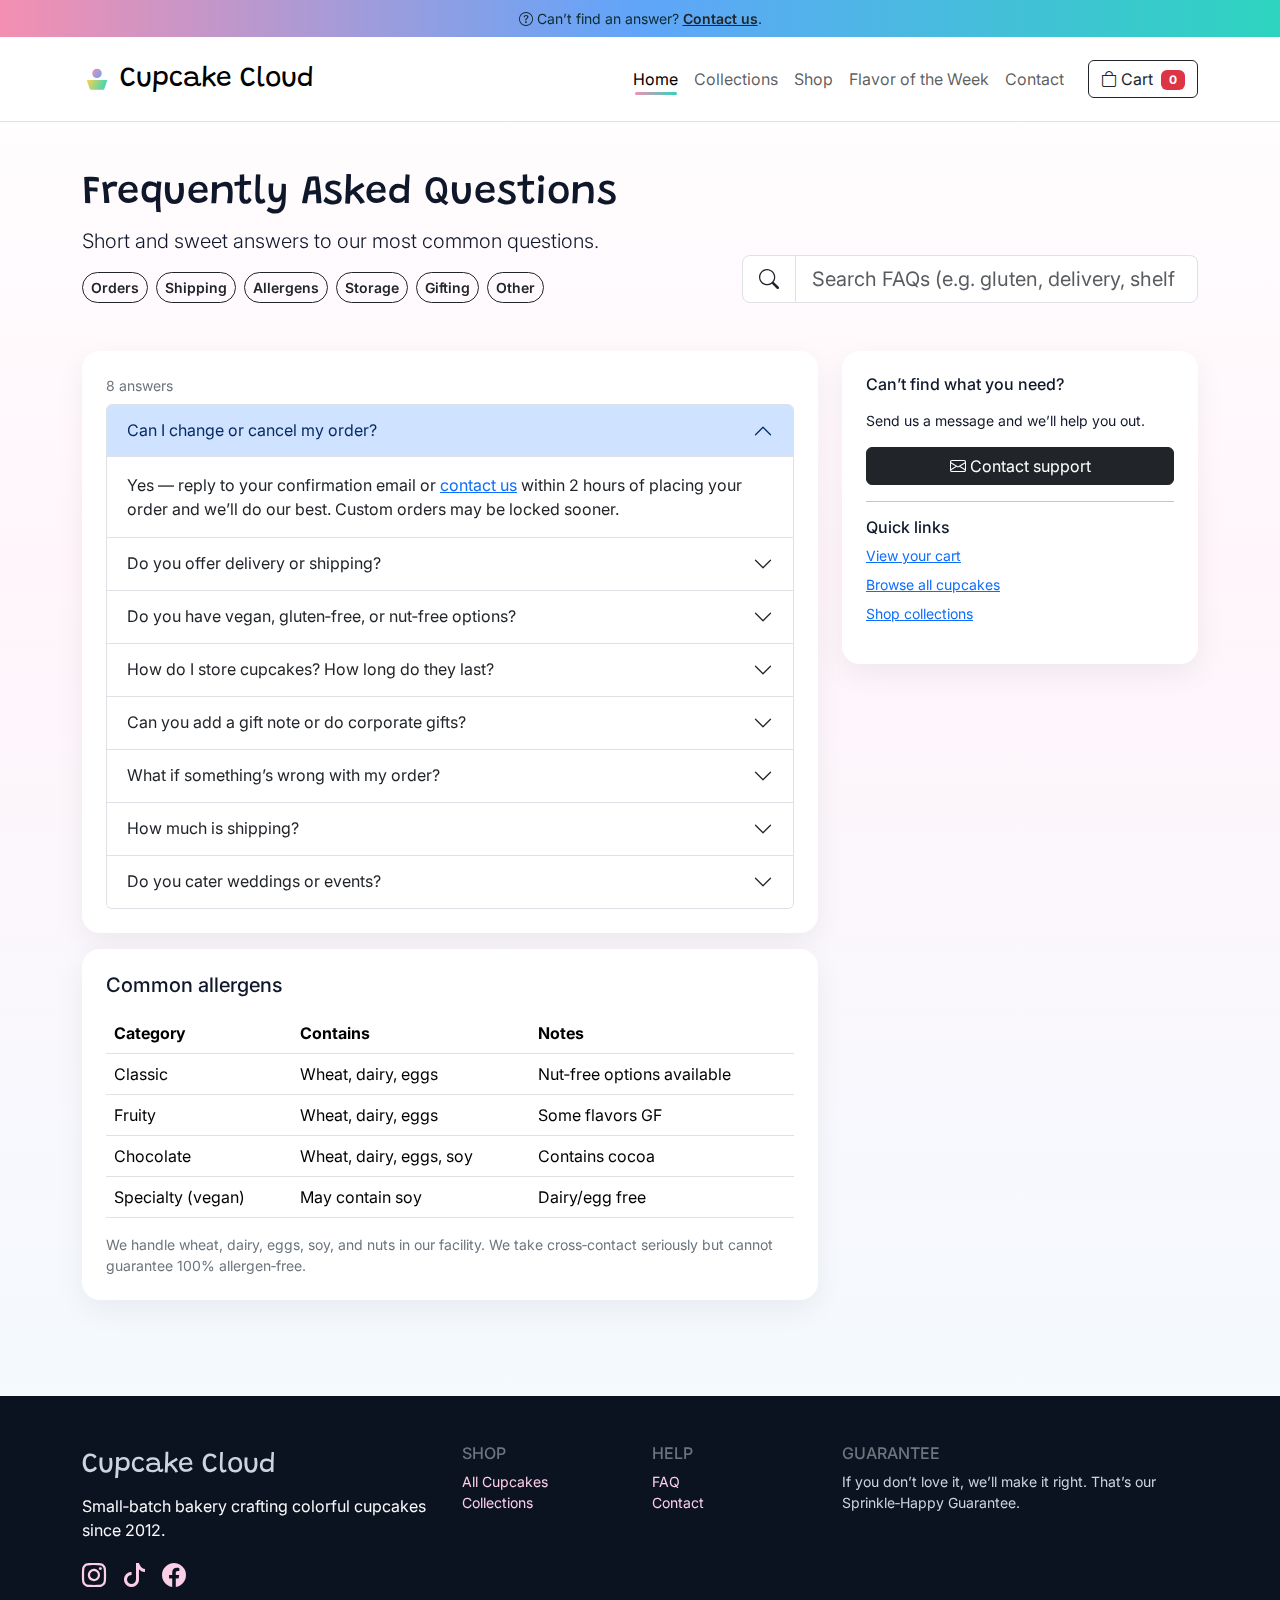
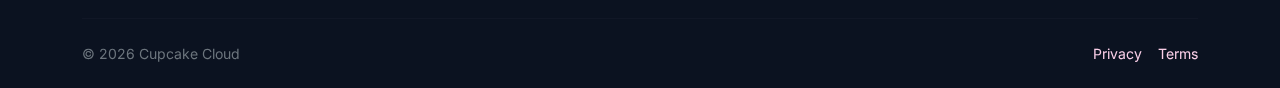
<file: cupcake-shopify-theme/faq.html>
<!doctype html>
<html lang="en">
  <head>
    <meta charset="utf-8" />
    <meta name="viewport" content="width=device-width, initial-scale=1" />
    <title>Cupcake Cloud — FAQ</title>
    <link
      href="https://cdn.jsdelivr.net/npm/bootstrap@5.3.3/dist/css/bootstrap.min.css"
      rel="stylesheet"
    />
    <link
      href="https://cdn.jsdelivr.net/npm/bootstrap-icons@1.11.3/font/bootstrap-icons.css"
      rel="stylesheet"
    />
    <link rel="preconnect" href="https://fonts.googleapis.com" />
    <link rel="preconnect" href="https://fonts.gstatic.com" crossorigin />
    <link
      href="https://fonts.googleapis.com/css2?family=Grandstander:wght@500;700;900&family=Inter:wght@400;600;800&display=swap"
      rel="stylesheet"
    />
    <style>
      :root {
        --grape: #7e57c2;
        --bubble: #f48fb1;
        --mint: #2dd4bf;
        --lemon: #fcd34d;
        --sky: #60a5fa;
        --ink: #0f172a;
        --cream: #fffaf6;
      }
      body {
        background: linear-gradient(180deg, #fff 0%, #fff5fb 35%, #f0fbff 100%);
        color: var(--ink);
        font-family:
          Inter,
          system-ui,
          -apple-system,
          Segoe UI,
          Roboto,
          Helvetica,
          Arial,
          sans-serif;
      }
      .brand {
        font-family: Grandstander, system-ui, sans-serif;
      }
      .navbar {
        backdrop-filter: saturate(130%) blur(6px);
      }
      .nav-link {
        position: relative;
      }
      .nav-link:after {
        content: "";
        position: absolute;
        left: 0.6rem;
        right: 0.6rem;
        bottom: 0.25rem;
        height: 3px;
        background: linear-gradient(90deg, var(--bubble), var(--mint));
        border-radius: 99px;
        transform: scaleX(0);
        transform-origin: left;
        transition: transform 0.25s ease;
      }
      .nav-link:hover:after,
      .nav-link.active:after {
        transform: scaleX(1);
      }

      .promo {
        background: linear-gradient(
          90deg,
          var(--bubble),
          var(--sky),
          var(--mint)
        );
        color: #0b2a2d;
      }
      .cardy {
        border: 0;
        border-radius: 18px;
        background: #fff;
        box-shadow: 0 10px 30px rgba(0, 0, 0, 0.06);
      }
      .pill {
        border-radius: 999px;
        font-weight: 600;
      }
      .list-check li {
        margin-bottom: 0.5rem;
      }

      .footer {
        background: #0b1220;
        color: #cbd5e1;
      }
      .footer a {
        color: #fbcfe8;
        text-decoration: none;
      }
      .footer a:hover {
        text-decoration: underline;
      }
    </style>
  </head>
  <body>
    <!-- Promo -->
    <div class="promo py-2 text-center small">
      <div class="container">
        <i class="bi bi-question-circle"></i> Can’t find an answer?
        <a class="link-dark fw-semibold" href="/contact.html">Contact us</a>.
      </div>
    </div>

    <!-- NAVBAR -->
    <nav class="navbar navbar-expand-lg bg-white sticky-top border-bottom py-3">
      <div class="container">
        <a
          class="navbar-brand brand d-flex align-items-center"
          href="index.html"
        >
          <span class="me-2" aria-hidden="true">
            <svg
              width="30"
              height="30"
              viewBox="0 0 64 64"
              fill="none"
              xmlns="http://www.w3.org/2000/svg"
            >
              <circle cx="32" cy="20" r="10" fill="url(#g1)" />
              <path
                d="M10 34h44l-6 18a4 4 0 0 1-3.8 2.7H19.8A4 4 0 0 1 16 52l-6-18Z"
                fill="url(#g2)"
              />
              <defs>
                <linearGradient
                  id="g1"
                  x1="22"
                  y1="10"
                  x2="42"
                  y2="30"
                  gradientUnits="userSpaceOnUse"
                >
                  <stop stop-color="#F48FB1" />
                  <stop offset="1" stop-color="#60A5FA" />
                </linearGradient>
                <linearGradient
                  id="g2"
                  x1="10"
                  y1="34"
                  x2="54"
                  y2="52"
                  gradientUnits="userSpaceOnUse"
                >
                  <stop stop-color="#FCD34D" />
                  <stop offset="1" stop-color="#2DD4BF" />
                </linearGradient>
              </defs>
            </svg>
          </span>
          <span class="fs-3">Cupcake Cloud</span>
        </a>
        <button
          class="navbar-toggler"
          type="button"
          data-bs-toggle="collapse"
          data-bs-target="#nav"
          aria-controls="nav"
          aria-expanded="false"
          aria-label="Toggle navigation"
        >
          <span class="navbar-toggler-icon"></span>
        </button>
        <div class="collapse navbar-collapse" id="nav">
          <ul class="navbar-nav ms-auto mb-2 mb-lg-0">
            <li class="nav-item">
              <a class="nav-link active" href="index.html">Home</a>
            </li>
            <li class="nav-item">
              <a class="nav-link" href="collections.html">Collections</a>
            </li>
            <li class="nav-item">
              <a class="nav-link" href="all-products.html">Shop</a>
            </li>
            <li class="nav-item">
              <a
                class="nav-link"
                href="#"
                data-bs-toggle="modal"
                data-bs-target="#flavorModal"
              >
                Flavor of the Week
              </a>
            </li>
            <li class="nav-item">
              <a class="nav-link" href="contact.html">Contact</a>
            </li>
          </ul>
          <div class="d-flex ms-lg-3 gap-2">
            <a href="cart.html" class="btn btn-outline-dark">
              <i class="bi bi-bag"></i> Cart
              <span class="badge text-bg-danger ms-1" id="cartCount">0</span>
            </a>
          </div>
        </div>
      </div>
    </nav>

    <!-- Header -->
    <header class="py-5">
      <div class="container">
        <div class="row g-3 align-items-end">
          <div class="col-lg-7">
            <h1 class="brand fw-black mb-2">Frequently Asked Questions</h1>
            <p class="lead">
              Short and sweet answers to our most common questions.
            </p>
            <div class="d-flex flex-wrap gap-2 mt-2">
              <button
                class="btn btn-outline-dark btn-sm pill cat"
                data-cat="orders"
              >
                Orders
              </button>
              <button
                class="btn btn-outline-dark btn-sm pill cat"
                data-cat="shipping"
              >
                Shipping
              </button>
              <button
                class="btn btn-outline-dark btn-sm pill cat"
                data-cat="allergens"
              >
                Allergens
              </button>
              <button
                class="btn btn-outline-dark btn-sm pill cat"
                data-cat="storage"
              >
                Storage
              </button>
              <button
                class="btn btn-outline-dark btn-sm pill cat"
                data-cat="gifting"
              >
                Gifting
              </button>
              <button
                class="btn btn-outline-dark btn-sm pill cat"
                data-cat="other"
              >
                Other
              </button>
            </div>
          </div>
          <div class="col-lg-5">
            <div class="input-group input-group-lg">
              <span class="input-group-text bg-white"
                ><i class="bi bi-search"></i
              ></span>
              <input
                class="form-control"
                id="search"
                placeholder="Search FAQs (e.g. gluten, delivery, shelf life)"
              />
            </div>
          </div>
        </div>
      </div>
    </header>

    <!-- FAQ -->
    <main class="pb-5">
      <div class="container">
        <div class="row g-4">
          <div class="col-lg-8">
            <div class="cardy p-3 p-md-4">
              <div class="small text-secondary mb-2">
                <span id="count">0</span> answers
              </div>
              <div class="accordion" id="faq">
                <!-- Item template blocks -->
                <div
                  class="accordion-item"
                  data-cat="orders"
                  data-tags="order change cancel edit"
                >
                  <h2 class="accordion-header" id="q1">
                    <button
                      class="accordion-button"
                      type="button"
                      data-bs-toggle="collapse"
                      data-bs-target="#a1"
                      aria-expanded="true"
                      aria-controls="a1"
                    >
                      Can I change or cancel my order?
                    </button>
                  </h2>
                  <div
                    id="a1"
                    class="accordion-collapse collapse show"
                    aria-labelledby="q1"
                    data-bs-parent="#faq"
                  >
                    <div class="accordion-body">
                      Yes — reply to your confirmation email or
                      <a href="/contact.html">contact us</a>
                      within 2 hours of placing your order and we’ll do our
                      best. Custom orders may be locked sooner.
                    </div>
                  </div>
                </div>

                <div
                  class="accordion-item"
                  data-cat="shipping"
                  data-tags="shipping delivery time window schedule local pickup"
                >
                  <h2 class="accordion-header" id="q2">
                    <button
                      class="accordion-button collapsed"
                      type="button"
                      data-bs-toggle="collapse"
                      data-bs-target="#a2"
                      aria-expanded="false"
                      aria-controls="a2"
                    >
                      Do you offer delivery or shipping?
                    </button>
                  </h2>
                  <div
                    id="a2"
                    class="accordion-collapse collapse"
                    aria-labelledby="q2"
                    data-bs-parent="#faq"
                  >
                    <div class="accordion-body">
                      We offer <strong>pickup</strong> at our shops,
                      <strong>local delivery</strong> in Sweet City, and
                      <strong>shipping</strong> to most US states. Delivery
                      windows appear at checkout based on your address.
                    </div>
                  </div>
                </div>

                <div
                  class="accordion-item"
                  data-cat="allergens"
                  data-tags="vegan gluten free nut allergy sesame dairy"
                >
                  <h2 class="accordion-header" id="q3">
                    <button
                      class="accordion-button collapsed"
                      type="button"
                      data-bs-toggle="collapse"
                      data-bs-target="#a3"
                      aria-expanded="false"
                      aria-controls="a3"
                    >
                      Do you have vegan, gluten‑free, or nut‑free options?
                    </button>
                  </h2>
                  <div
                    id="a3"
                    class="accordion-collapse collapse"
                    aria-labelledby="q3"
                    data-bs-parent="#faq"
                  >
                    <div class="accordion-body">
                      Yes! Look for badges on product cards. We take
                      cross‑contact seriously, but our bakery handles wheat,
                      dairy, eggs, soy, and nuts. Check the
                      <a href="#allergen-table">allergen table</a>
                      below and
                      <a href="/contact.html">reach out</a>
                      with any concerns.
                    </div>
                  </div>
                </div>

                <div
                  class="accordion-item"
                  data-cat="storage"
                  data-tags="storage shelf life freeze refrigerate warm serve"
                >
                  <h2 class="accordion-header" id="q4">
                    <button
                      class="accordion-button collapsed"
                      type="button"
                      data-bs-toggle="collapse"
                      data-bs-target="#a4"
                      aria-expanded="false"
                      aria-controls="a4"
                    >
                      How do I store cupcakes? How long do they last?
                    </button>
                  </h2>
                  <div
                    id="a4"
                    class="accordion-collapse collapse"
                    aria-labelledby="q4"
                    data-bs-parent="#faq"
                  >
                    <div class="accordion-body">
                      Best enjoyed same day. Otherwise, keep airtight at room
                      temp for 1–2 days. To freeze, wrap individually and freeze
                      up to 1 month; thaw 1 hour at room temp.
                    </div>
                  </div>
                </div>

                <div
                  class="accordion-item"
                  data-cat="gifting"
                  data-tags="gift note wrap message corporate bulk"
                >
                  <h2 class="accordion-header" id="q5">
                    <button
                      class="accordion-button collapsed"
                      type="button"
                      data-bs-toggle="collapse"
                      data-bs-target="#a5"
                      aria-expanded="false"
                      aria-controls="a5"
                    >
                      Can you add a gift note or do corporate gifts?
                    </button>
                  </h2>
                  <div
                    id="a5"
                    class="accordion-collapse collapse"
                    aria-labelledby="q5"
                    data-bs-parent="#faq"
                  >
                    <div class="accordion-body">
                      Absolutely! Add a gift note in cart/checkout. For bulk
                      gifting,
                      <a href="/contact.html">contact us</a>
                      — we’ll coordinate flavors, schedule, and addresses.
                    </div>
                  </div>
                </div>

                <div
                  class="accordion-item"
                  data-cat="orders"
                  data-tags="refund replace guarantee quality issue"
                >
                  <h2 class="accordion-header" id="q6">
                    <button
                      class="accordion-button collapsed"
                      type="button"
                      data-bs-toggle="collapse"
                      data-bs-target="#a6"
                      aria-expanded="false"
                      aria-controls="a6"
                    >
                      What if something’s wrong with my order?
                    </button>
                  </h2>
                  <div
                    id="a6"
                    class="accordion-collapse collapse"
                    aria-labelledby="q6"
                    data-bs-parent="#faq"
                  >
                    <div class="accordion-body">
                      We stand by our
                      <strong>Sprinkle‑Happy Guarantee</strong>. If you don’t
                      love it, we’ll make it right — replacements or refunds
                      when appropriate.
                    </div>
                  </div>
                </div>

                <div
                  class="accordion-item"
                  data-cat="shipping"
                  data-tags="fees free shipping threshold cost"
                >
                  <h2 class="accordion-header" id="q7">
                    <button
                      class="accordion-button collapsed"
                      type="button"
                      data-bs-toggle="collapse"
                      data-bs-target="#a7"
                      aria-expanded="false"
                      aria-controls="a7"
                    >
                      How much is shipping?
                    </button>
                  </h2>
                  <div
                    id="a7"
                    class="accordion-collapse collapse"
                    aria-labelledby="q7"
                    data-bs-parent="#faq"
                  >
                    <div class="accordion-body">
                      Local delivery starts at $4.95. Standard shipping is
                      $9.95. Orders
                      <strong>$35+</strong> ship free where available.
                    </div>
                  </div>
                </div>

                <div
                  class="accordion-item"
                  data-cat="other"
                  data-tags="catering wedding events custom tasting"
                >
                  <h2 class="accordion-header" id="q8">
                    <button
                      class="accordion-button collapsed"
                      type="button"
                      data-bs-toggle="collapse"
                      data-bs-target="#a8"
                      aria-expanded="false"
                      aria-controls="a8"
                    >
                      Do you cater weddings or events?
                    </button>
                  </h2>
                  <div
                    id="a8"
                    class="accordion-collapse collapse"
                    aria-labelledby="q8"
                    data-bs-parent="#faq"
                  >
                    <div class="accordion-body">
                      We do! From mini assortments to custom towers. Send
                      details (date, guest count, vibe) via our
                      <a href="/contact.html">contact form</a>
                      and our events team will reply.
                    </div>
                  </div>
                </div>
              </div>
            </div>

            <!-- Allergen table -->
            <div class="cardy p-3 p-md-4 mt-3" id="allergen-table">
              <h5 class="mb-3">Common allergens</h5>
              <div class="table-responsive">
                <table class="table align-middle">
                  <thead>
                    <tr>
                      <th>Category</th>
                      <th>Contains</th>
                      <th>Notes</th>
                    </tr>
                  </thead>
                  <tbody>
                    <tr>
                      <td>Classic</td>
                      <td>Wheat, dairy, eggs</td>
                      <td>Nut‑free options available</td>
                    </tr>
                    <tr>
                      <td>Fruity</td>
                      <td>Wheat, dairy, eggs</td>
                      <td>Some flavors GF</td>
                    </tr>
                    <tr>
                      <td>Chocolate</td>
                      <td>Wheat, dairy, eggs, soy</td>
                      <td>Contains cocoa</td>
                    </tr>
                    <tr>
                      <td>Specialty (vegan)</td>
                      <td>May contain soy</td>
                      <td>Dairy/egg free</td>
                    </tr>
                  </tbody>
                </table>
              </div>
              <p class="small text-secondary mb-0">
                We handle wheat, dairy, eggs, soy, and nuts in our facility. We
                take cross‑contact seriously but cannot guarantee 100%
                allergen‑free.
              </p>
            </div>
          </div>

          <div class="col-lg-4">
            <aside class="cardy p-3 p-md-4">
              <h6 class="mb-3">Can’t find what you need?</h6>
              <p class="small">Send us a message and we’ll help you out.</p>
              <a class="btn btn-dark w-100" href="/contact.html"
                ><i class="bi bi-envelope"></i> Contact support</a
              >
              <hr />
              <h6 class="mb-2">Quick links</h6>
              <ul class="list-unstyled small list-check">
                <li><a href="cart.html">View your cart</a></li>
                <li>
                  <a href="all-products.html">Browse all cupcakes</a>
                </li>
                <li>
                  <a href="collections.html">Shop collections</a>
                </li>
              </ul>
            </aside>
          </div>
        </div>
      </div>
    </main>

    <!-- Footer -->
    <footer class="footer pt-5 pb-4 mt-5">
      <div class="container">
        <div class="row g-4">
          <div class="col-md-4">
            <div class="brand fs-3 mb-2">Cupcake Cloud</div>
            <p class="text-light">
              Small‑batch bakery crafting colorful cupcakes since 2012.
            </p>
            <div class="d-flex gap-3">
              <a href="#" aria-label="Instagram"
                ><i class="bi bi-instagram fs-4"></i
              ></a>
              <a href="#" aria-label="TikTok"
                ><i class="bi bi-tiktok fs-4"></i
              ></a>
              <a href="#" aria-label="Facebook"
                ><i class="bi bi-facebook fs-4"></i
              ></a>
            </div>
          </div>
          <div class="col-6 col-md-2">
            <h6 class="text-uppercase text-secondary">Shop</h6>
            <ul class="list-unstyled small">
              <li>
                <a href="all-products.html">All Cupcakes</a>
              </li>
              <li><a href="collections.html">Collections</a></li>
            </ul>
          </div>
          <div class="col-6 col-md-2">
            <h6 class="text-uppercase text-secondary">Help</h6>
            <ul class="list-unstyled small">
              <li><a href="faq.html">FAQ</a></li>
              <li><a href="contact.html">Contact</a></li>
            </ul>
          </div>
          <div class="col-md-4">
            <h6 class="text-uppercase text-secondary">Guarantee</h6>
            <p class="small">
              If you don’t love it, we’ll make it right. That’s our
              Sprinkle‑Happy Guarantee.
            </p>
          </div>
        </div>
        <hr class="border-secondary border-opacity-25 my-4" />
        <div
          class="d-flex flex-wrap justify-content-between small text-secondary"
        >
          <span>© <span id="year"></span> Cupcake Cloud</span>
          <div class="d-flex gap-3">
            <a href="privacy.html">Privacy</a>
            <a href="terms.html">Terms</a>
          </div>
        </div>
      </div>
    </footer>

    <script src="https://cdn.jsdelivr.net/npm/bootstrap@5.3.3/dist/js/bootstrap.bundle.min.js"></script>
    <script>
      document.getElementById("year").textContent = new Date().getFullYear();

      const search = document.getElementById("search");
      const items = [...document.querySelectorAll("#faq .accordion-item")];
      const count = document.getElementById("count");
      const cats = document.querySelectorAll(".cat");
      let currentCat = "";

      cats.forEach((btn) =>
        btn.addEventListener("click", () => {
          cats.forEach((b) => b.classList.remove("btn-dark"));
          btn.classList.add("btn-dark");
          currentCat = btn.dataset.cat;
          applyFilters(true);
        }),
      );

      search.addEventListener("input", () => applyFilters());

      function applyFilters(scroll) {
        const q = search.value.trim().toLowerCase();
        let visible = 0;
        items.forEach((it) => {
          const catOk = !currentCat || it.dataset.cat === currentCat;
          const text =
            (it.textContent || "").toLowerCase() +
            " " +
            (it.dataset.tags || "");
          const show = catOk && (!q || text.includes(q));
          it.classList.toggle("d-none", !show);
          if (show) visible++;
        });
        count.textContent = visible;
        if (scroll)
          document
            .getElementById("faq")
            .scrollIntoView({ behavior: "smooth", block: "start" });
      }

      // default select first category on load (optional)
      // document.querySelector('.cat[data-cat="orders"]').click();
      applyFilters();
    </script>
  </body>
</html>
</file>
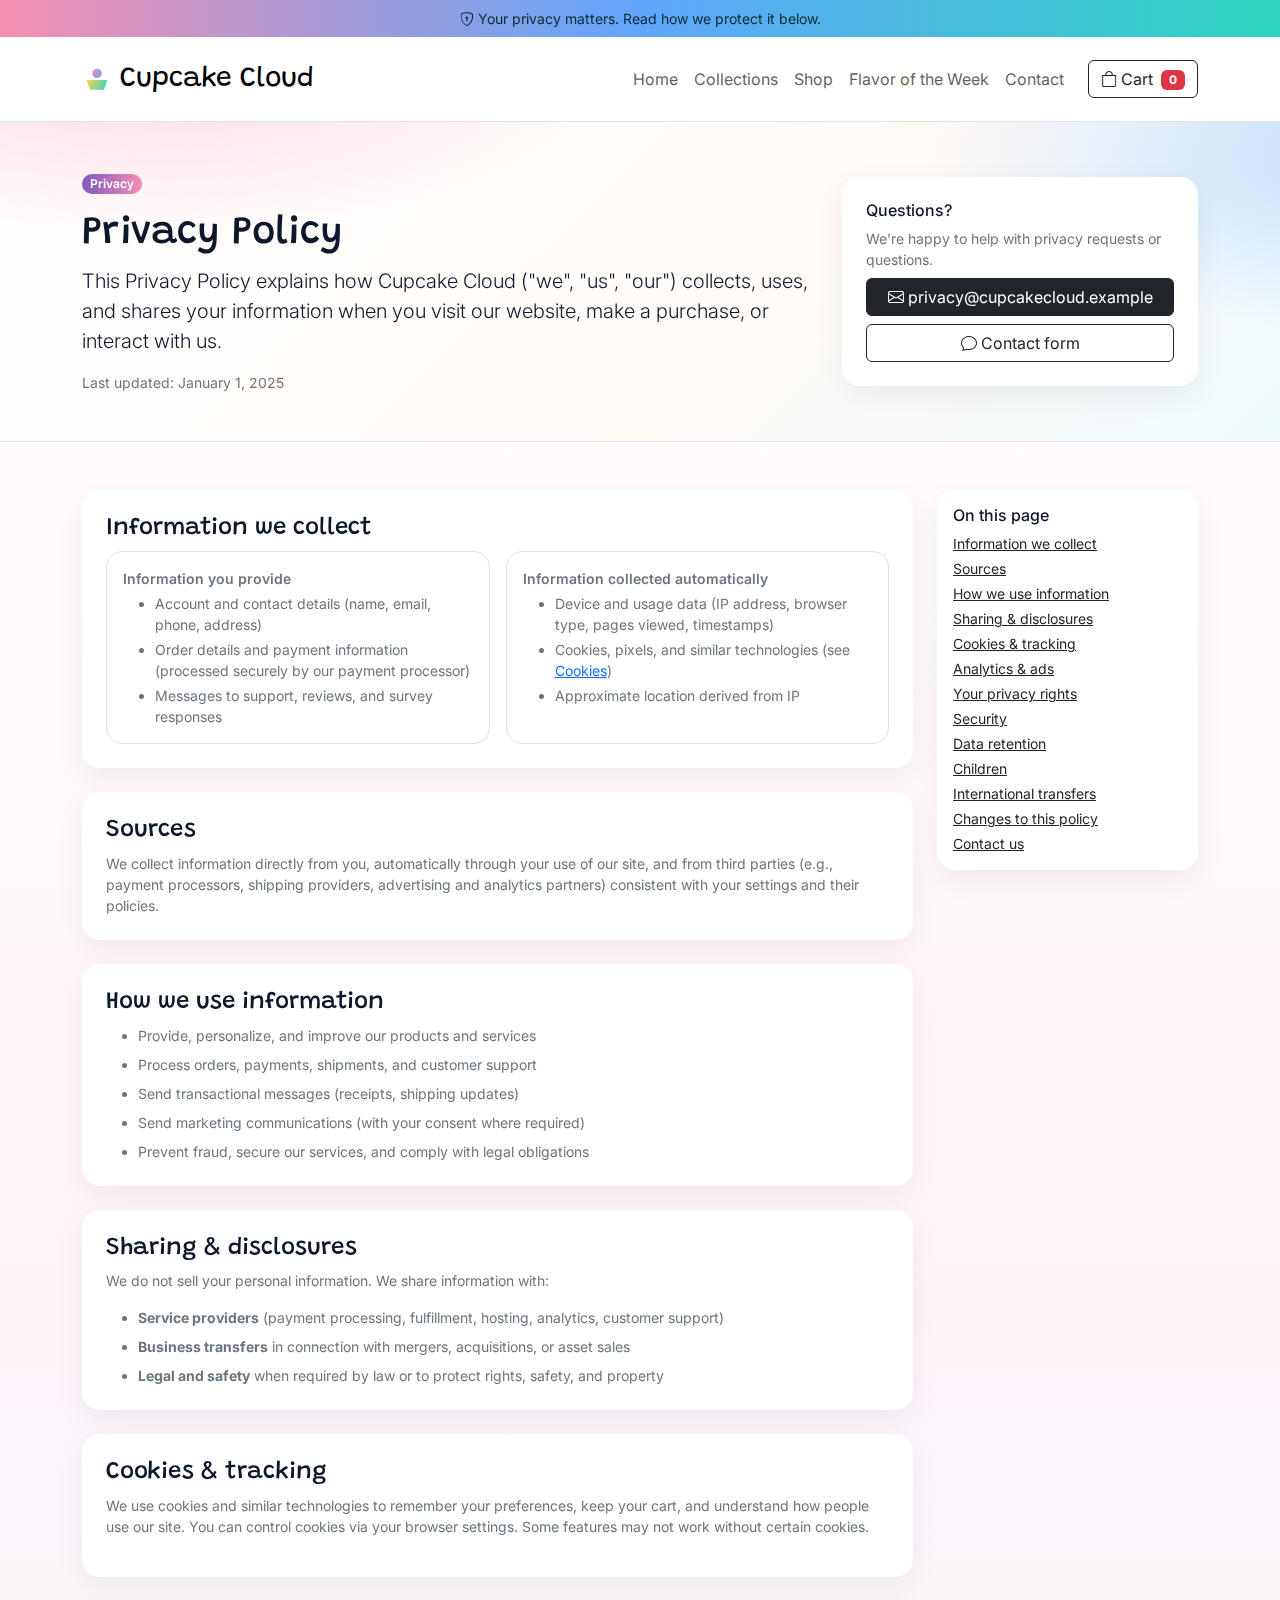
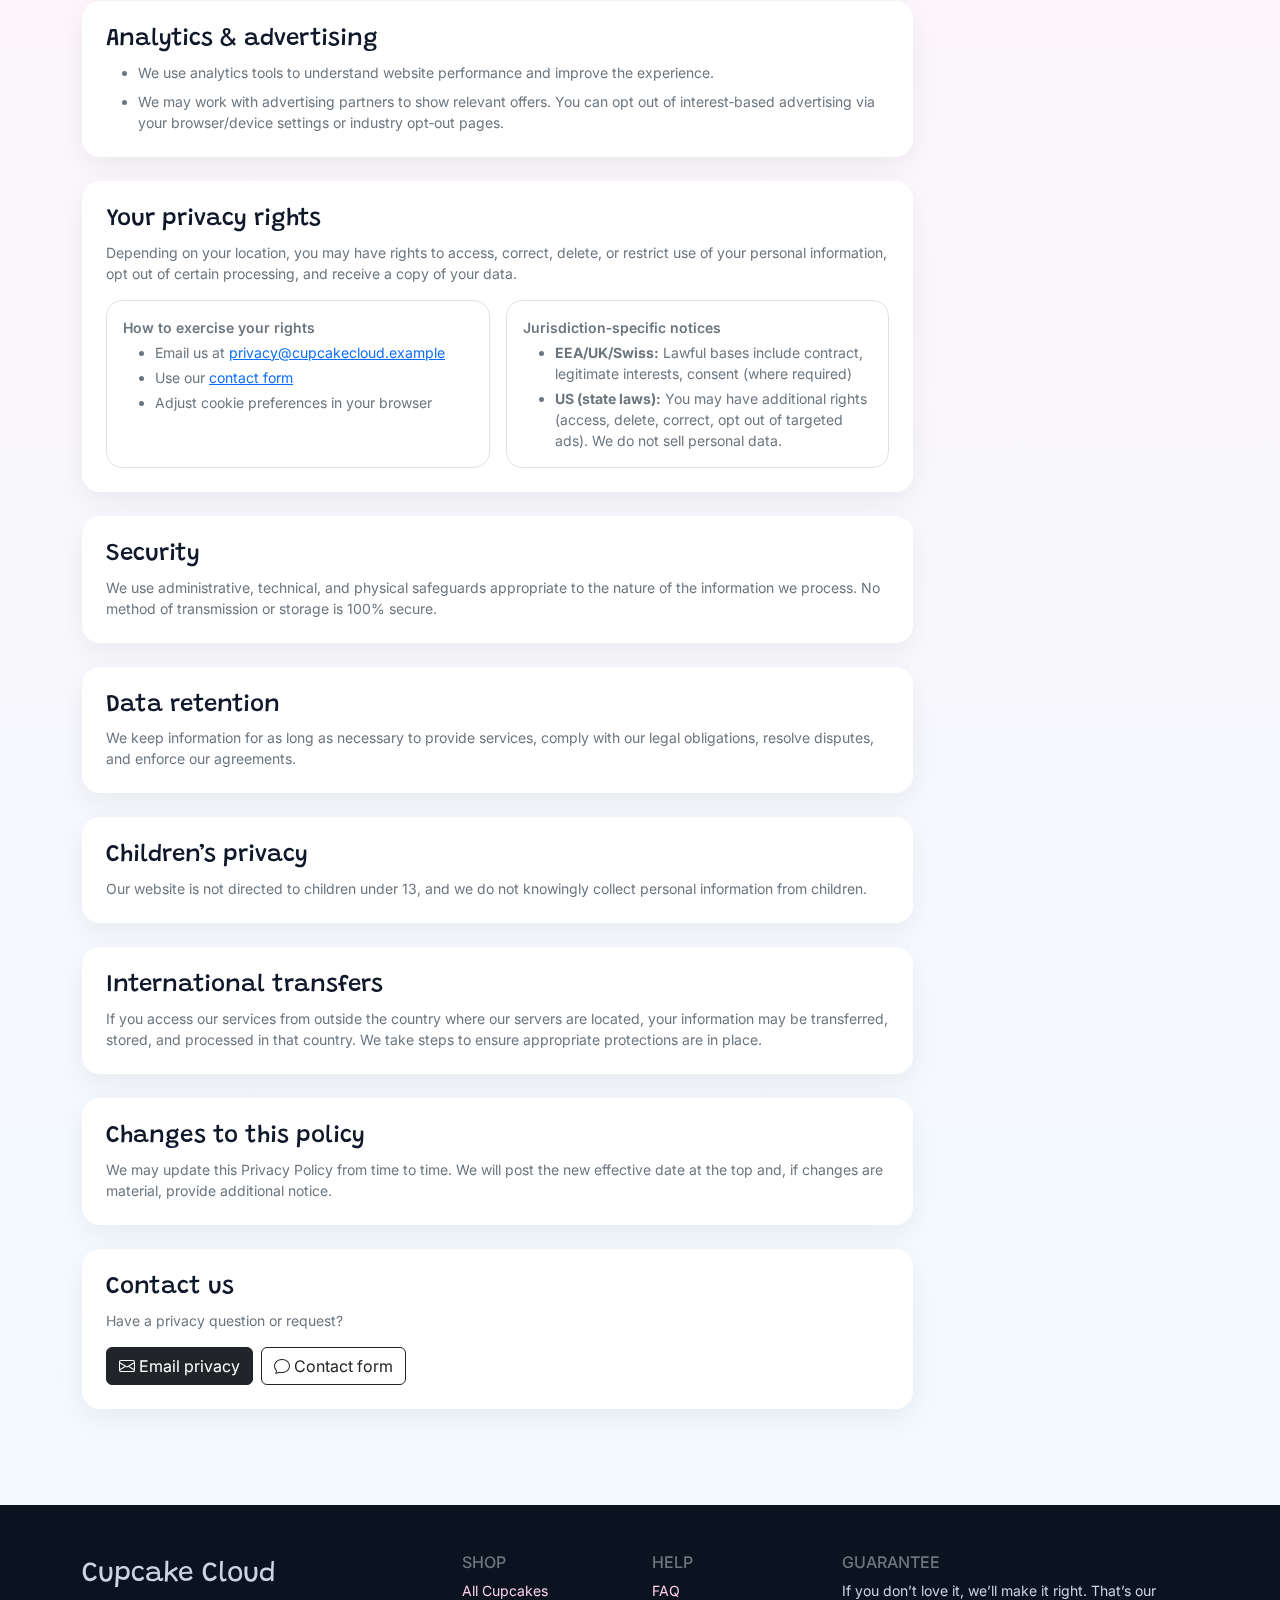
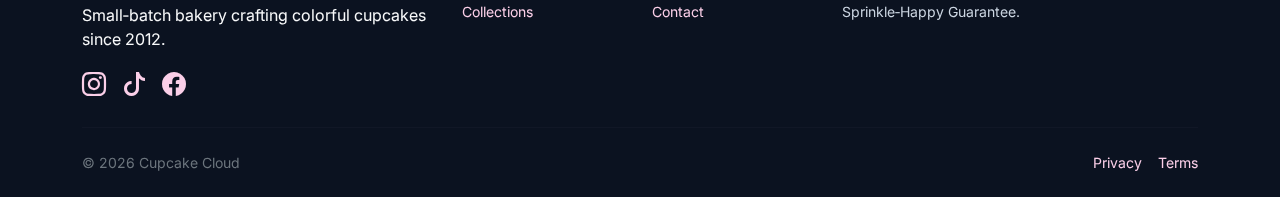
<file: cupcake-shopify-theme/privacy.html>
<!doctype html>
<html lang="en">
  <head>
    <meta charset="utf-8" />
    <meta name="viewport" content="width=device-width, initial-scale=1" />
    <title>Cupcake Cloud — Privacy Policy</title>
    <link
      href="https://cdn.jsdelivr.net/npm/bootstrap@5.3.3/dist/css/bootstrap.min.css"
      rel="stylesheet"
    />
    <link
      href="https://cdn.jsdelivr.net/npm/bootstrap-icons@1.11.3/font/bootstrap-icons.css"
      rel="stylesheet"
    />
    <link rel="preconnect" href="https://fonts.googleapis.com" />
    <link rel="preconnect" href="https://fonts.gstatic.com" crossorigin />
    <link
      href="https://fonts.googleapis.com/css2?family=Grandstander:wght@500;700;900&family=Inter:wght@400;600;800&display=swap"
      rel="stylesheet"
    />
    <style>
      :root {
        --grape: #7e57c2;
        --bubble: #f48fb1;
        --mint: #2dd4bf;
        --lemon: #fcd34d;
        --sky: #60a5fa;
        --ink: #0f172a;
        --cream: #fffaf6;
      }
      body {
        background: linear-gradient(180deg, #fff 0%, #fff5fb 35%, #f0fbff 100%);
        color: var(--ink);
        font-family:
          Inter,
          system-ui,
          -apple-system,
          Segoe UI,
          Roboto,
          Helvetica,
          Arial,
          sans-serif;
      }
      .brand {
        font-family: Grandstander, system-ui, sans-serif;
      }
      .navbar {
        backdrop-filter: saturate(130%) blur(6px);
      }
      .nav-link {
        position: relative;
      }
      .nav-link:after {
        content: "";
        position: absolute;
        left: 0.6rem;
        right: 0.6rem;
        bottom: 0.25rem;
        height: 3px;
        background: linear-gradient(90deg, var(--bubble), var(--mint));
        border-radius: 99px;
        transform: scaleX(0);
        transform-origin: left;
        transition: transform 0.25s ease;
      }
      .nav-link:hover:after,
      .nav-link.active:after {
        transform: scaleX(1);
      }

      .promo {
        background: linear-gradient(
          90deg,
          var(--bubble),
          var(--sky),
          var(--mint)
        );
        color: #0b2a2d;
      }
      .hero {
        background:
          radial-gradient(
            800px 300px at 10% -20%,
            rgba(244, 143, 177, 0.35) 0,
            transparent 60%
          ),
          radial-gradient(
            800px 300px at 110% 10%,
            rgba(96, 165, 250, 0.35) 0,
            transparent 60%
          ),
          linear-gradient(135deg, #fff 0%, #fffaf6 60%, #f0fbff 100%);
      }
      .cardy {
        border: 0;
        border-radius: 18px;
        background: #fff;
        box-shadow: 0 10px 30px rgba(0, 0, 0, 0.06);
      }
      .pill {
        border-radius: 999px;
        font-weight: 600;
      }
      .toc {
        position: sticky;
        top: 88px;
      }

      .footer {
        background: #0b1220;
        color: #cbd5e1;
      }
      .footer a {
        color: #fbcfe8;
        text-decoration: none;
      }
      .footer a:hover {
        text-decoration: underline;
      }
    </style>
  </head>
  <body>
    <!-- Promo -->
    <div class="promo py-2 text-center small">
      <div class="container">
        <i class="bi bi-shield-lock"></i> Your privacy matters. Read how we
        protect it below.
      </div>
    </div>

    <!-- NAVBAR -->
    <nav class="navbar navbar-expand-lg bg-white sticky-top border-bottom py-3">
      <div class="container">
        <a
          class="navbar-brand brand d-flex align-items-center"
          href="index.html"
        >
          <span class="me-2" aria-hidden="true">
            <svg
              width="30"
              height="30"
              viewBox="0 0 64 64"
              fill="none"
              xmlns="http://www.w3.org/2000/svg"
            >
              <circle cx="32" cy="20" r="10" fill="url(#g1)" />
              <path
                d="M10 34h44l-6 18a4 4 0 0 1-3.8 2.7H19.8A4 4 0 0 1 16 52l-6-18Z"
                fill="url(#g2)"
              />
              <defs>
                <linearGradient
                  id="g1"
                  x1="22"
                  y1="10"
                  x2="42"
                  y2="30"
                  gradientUnits="userSpaceOnUse"
                >
                  <stop stop-color="#F48FB1" />
                  <stop offset="1" stop-color="#60A5FA" />
                </linearGradient>
                <linearGradient
                  id="g2"
                  x1="10"
                  y1="34"
                  x2="54"
                  y2="52"
                  gradientUnits="userSpaceOnUse"
                >
                  <stop stop-color="#FCD34D" />
                  <stop offset="1" stop-color="#2DD4BF" />
                </linearGradient>
              </defs>
            </svg>
          </span>
          <span class="fs-3">Cupcake Cloud</span>
        </a>
        <button
          class="navbar-toggler"
          type="button"
          data-bs-toggle="collapse"
          data-bs-target="#nav"
          aria-controls="nav"
          aria-expanded="false"
          aria-label="Toggle navigation"
        >
          <span class="navbar-toggler-icon"></span>
        </button>
        <div class="collapse navbar-collapse" id="nav">
          <ul class="navbar-nav ms-auto mb-2 mb-lg-0">
            <li class="nav-item">
              <a class="nav-link" href="index.html">Home</a>
            </li>
            <li class="nav-item">
              <a class="nav-link" href="collections.html">Collections</a>
            </li>
            <li class="nav-item">
              <a class="nav-link" href="all-products.html">Shop</a>
            </li>
            <li class="nav-item">
              <a
                class="nav-link"
                href="#"
                data-bs-toggle="modal"
                data-bs-target="#flavorModal"
              >
                Flavor of the Week
              </a>
            </li>
            <li class="nav-item">
              <a class="nav-link" href="contact.html">Contact</a>
            </li>
          </ul>
          <div class="d-flex ms-lg-3 gap-2">
            <a href="cart.html" class="btn btn-outline-dark">
              <i class="bi bi-bag"></i> Cart
              <span class="badge text-bg-danger ms-1" id="cartCount">0</span>
            </a>
          </div>
        </div>
      </div>
    </nav>

    <!-- Header -->
    <header class="hero py-5 border-bottom">
      <div class="container">
        <div class="row g-4 align-items-center">
          <div class="col-lg-8">
            <span
              class="badge pill"
              style="
                background: linear-gradient(90deg, var(--grape), var(--bubble));
                color: #fff;
              "
              >Privacy</span
            >
            <h1 class="brand fw-black mt-3">Privacy Policy</h1>
            <p class="lead">
              This Privacy Policy explains how Cupcake Cloud ("we", "us", "our")
              collects, uses, and shares your information when you visit our
              website, make a purchase, or interact with us.
            </p>
            <div class="small text-secondary">
              Last updated:
              <time datetime="2025-01-01">January 1, 2025</time>
            </div>
          </div>
          <div class="col-lg-4">
            <div class="cardy p-3 p-md-4">
              <h6 class="mb-2">Questions?</h6>
              <p class="small text-secondary mb-2">
                We’re happy to help with privacy requests or questions.
              </p>
              <div class="d-grid gap-2">
                <a
                  class="btn btn-dark"
                  href="mailto:privacy@cupcakecloud.example"
                  ><i class="bi bi-envelope"></i>
                  privacy@cupcakecloud.example</a
                >
                <a class="btn btn-outline-dark" href="/contact.html"
                  ><i class="bi bi-chat"></i> Contact form</a
                >
              </div>
            </div>
          </div>
        </div>
      </div>
    </header>

    <main class="py-5">
      <div class="container">
        <div class="row g-4">
          <!-- TOC -->
          <aside class="col-lg-3 order-lg-2">
            <div class="cardy p-3 toc">
              <h6 class="mb-2">On this page</h6>
              <nav class="small vstack gap-1">
                <a class="link-dark" href="#collect">Information we collect</a>
                <a class="link-dark" href="#sources">Sources</a>
                <a class="link-dark" href="#use">How we use information</a>
                <a class="link-dark" href="#sharing">Sharing & disclosures</a>
                <a class="link-dark" href="#cookies">Cookies & tracking</a>
                <a class="link-dark" href="#ads">Analytics & ads</a>
                <a class="link-dark" href="#rights">Your privacy rights</a>
                <a class="link-dark" href="#security">Security</a>
                <a class="link-dark" href="#retention">Data retention</a>
                <a class="link-dark" href="#children">Children</a>
                <a class="link-dark" href="#transfers"
                  >International transfers</a
                >
                <a class="link-dark" href="#changes">Changes to this policy</a>
                <a class="link-dark" href="#contact">Contact us</a>
              </nav>
            </div>
          </aside>

          <!-- Content -->
          <section class="col-lg-9 order-lg-1">
            <div class="vstack gap-4">
              <div id="collect" class="cardy p-3 p-md-4">
                <h3 class="brand fw-black h4">Information we collect</h3>
                <div class="row g-3 small text-secondary">
                  <div class="col-md-6">
                    <div class="p-3 border rounded-4 h-100">
                      <div class="fw-semibold mb-1">
                        Information you provide
                      </div>
                      <ul class="mb-0 vstack gap-1">
                        <li>
                          Account and contact details (name, email, phone,
                          address)
                        </li>
                        <li>
                          Order details and payment information (processed
                          securely by our payment processor)
                        </li>
                        <li>
                          Messages to support, reviews, and survey responses
                        </li>
                      </ul>
                    </div>
                  </div>
                  <div class="col-md-6">
                    <div class="p-3 border rounded-4 h-100">
                      <div class="fw-semibold mb-1">
                        Information collected automatically
                      </div>
                      <ul class="mb-0 vstack gap-1">
                        <li>
                          Device and usage data (IP address, browser type, pages
                          viewed, timestamps)
                        </li>
                        <li>
                          Cookies, pixels, and similar technologies (see
                          <a href="#cookies">Cookies</a>)
                        </li>
                        <li>Approximate location derived from IP</li>
                      </ul>
                    </div>
                  </div>
                </div>
              </div>

              <div id="sources" class="cardy p-3 p-md-4">
                <h3 class="brand fw-black h4">Sources</h3>
                <p class="small text-secondary mb-0">
                  We collect information directly from you, automatically
                  through your use of our site, and from third parties (e.g.,
                  payment processors, shipping providers, advertising and
                  analytics partners) consistent with your settings and their
                  policies.
                </p>
              </div>

              <div id="use" class="cardy p-3 p-md-4">
                <h3 class="brand fw-black h4">How we use information</h3>
                <ul class="small text-secondary vstack gap-2 mb-0">
                  <li>
                    Provide, personalize, and improve our products and services
                  </li>
                  <li>
                    Process orders, payments, shipments, and customer support
                  </li>
                  <li>
                    Send transactional messages (receipts, shipping updates)
                  </li>
                  <li>
                    Send marketing communications (with your consent where
                    required)
                  </li>
                  <li>
                    Prevent fraud, secure our services, and comply with legal
                    obligations
                  </li>
                </ul>
              </div>

              <div id="sharing" class="cardy p-3 p-md-4">
                <h3 class="brand fw-black h4">Sharing & disclosures</h3>
                <p class="small text-secondary">
                  We do not sell your personal information. We share information
                  with:
                </p>
                <ul class="small text-secondary vstack gap-2 mb-0">
                  <li>
                    <strong>Service providers</strong>
                    (payment processing, fulfillment, hosting, analytics,
                    customer support)
                  </li>
                  <li>
                    <strong>Business transfers</strong> in connection with
                    mergers, acquisitions, or asset sales
                  </li>
                  <li>
                    <strong>Legal and safety</strong> when required by law or to
                    protect rights, safety, and property
                  </li>
                </ul>
              </div>

              <div id="cookies" class="cardy p-3 p-md-4">
                <h3 class="brand fw-black h4">Cookies & tracking</h3>
                <p class="small text-secondary">
                  We use cookies and similar technologies to remember your
                  preferences, keep your cart, and understand how people use our
                  site. You can control cookies via your browser settings. Some
                  features may not work without certain cookies.
                </p>
              </div>

              <div id="ads" class="cardy p-3 p-md-4">
                <h3 class="brand fw-black h4">Analytics & advertising</h3>
                <ul class="small text-secondary vstack gap-2 mb-0">
                  <li>
                    We use analytics tools to understand website performance and
                    improve the experience.
                  </li>
                  <li>
                    We may work with advertising partners to show relevant
                    offers. You can opt out of interest‑based advertising via
                    your browser/device settings or industry opt‑out pages.
                  </li>
                </ul>
              </div>

              <div id="rights" class="cardy p-3 p-md-4">
                <h3 class="brand fw-black h4">Your privacy rights</h3>
                <p class="small text-secondary">
                  Depending on your location, you may have rights to access,
                  correct, delete, or restrict use of your personal information,
                  opt out of certain processing, and receive a copy of your
                  data.
                </p>
                <div class="row g-3 small text-secondary">
                  <div class="col-md-6">
                    <div class="p-3 border rounded-4 h-100">
                      <div class="fw-semibold mb-1">
                        How to exercise your rights
                      </div>
                      <ul class="mb-0 vstack gap-1">
                        <li>
                          Email us at
                          <a href="mailto:privacy@cupcakecloud.example"
                            >privacy@cupcakecloud.example</a
                          >
                        </li>
                        <li>
                          Use our
                          <a href="/contact.html">contact form</a>
                        </li>
                        <li>Adjust cookie preferences in your browser</li>
                      </ul>
                    </div>
                  </div>
                  <div class="col-md-6">
                    <div class="p-3 border rounded-4 h-100">
                      <div class="fw-semibold mb-1">
                        Jurisdiction‑specific notices
                      </div>
                      <ul class="mb-0 vstack gap-1">
                        <li>
                          <strong>EEA/UK/Swiss:</strong>
                          Lawful bases include contract, legitimate interests,
                          consent (where required)
                        </li>
                        <li>
                          <strong>US (state laws):</strong>
                          You may have additional rights (access, delete,
                          correct, opt out of targeted ads). We do not sell
                          personal data.
                        </li>
                      </ul>
                    </div>
                  </div>
                </div>
              </div>

              <div id="security" class="cardy p-3 p-md-4">
                <h3 class="brand fw-black h4">Security</h3>
                <p class="small text-secondary mb-0">
                  We use administrative, technical, and physical safeguards
                  appropriate to the nature of the information we process. No
                  method of transmission or storage is 100% secure.
                </p>
              </div>

              <div id="retention" class="cardy p-3 p-md-4">
                <h3 class="brand fw-black h4">Data retention</h3>
                <p class="small text-secondary mb-0">
                  We keep information for as long as necessary to provide
                  services, comply with our legal obligations, resolve disputes,
                  and enforce our agreements.
                </p>
              </div>

              <div id="children" class="cardy p-3 p-md-4">
                <h3 class="brand fw-black h4">Children’s privacy</h3>
                <p class="small text-secondary mb-0">
                  Our website is not directed to children under 13, and we do
                  not knowingly collect personal information from children.
                </p>
              </div>

              <div id="transfers" class="cardy p-3 p-md-4">
                <h3 class="brand fw-black h4">International transfers</h3>
                <p class="small text-secondary mb-0">
                  If you access our services from outside the country where our
                  servers are located, your information may be transferred,
                  stored, and processed in that country. We take steps to ensure
                  appropriate protections are in place.
                </p>
              </div>

              <div id="changes" class="cardy p-3 p-md-4">
                <h3 class="brand fw-black h4">Changes to this policy</h3>
                <p class="small text-secondary mb-0">
                  We may update this Privacy Policy from time to time. We will
                  post the new effective date at the top and, if changes are
                  material, provide additional notice.
                </p>
              </div>

              <div id="contact" class="cardy p-3 p-md-4">
                <h3 class="brand fw-black h4">Contact us</h3>
                <p class="small text-secondary">
                  Have a privacy question or request?
                </p>
                <div class="d-flex flex-wrap gap-2">
                  <a
                    class="btn btn-dark"
                    href="mailto:privacy@cupcakecloud.example"
                    ><i class="bi bi-envelope"></i> Email privacy</a
                  >
                  <a class="btn btn-outline-dark" href="/contact.html"
                    ><i class="bi bi-chat"></i> Contact form</a
                  >
                </div>
              </div>
            </div>
          </section>
        </div>
      </div>
    </main>

    <!-- Footer -->
    <footer class="footer pt-5 pb-4 mt-5">
      <div class="container">
        <div class="row g-4">
          <div class="col-md-4">
            <div class="brand fs-3 mb-2">Cupcake Cloud</div>
            <p class="text-light">
              Small‑batch bakery crafting colorful cupcakes since 2012.
            </p>
            <div class="d-flex gap-3">
              <a href="#" aria-label="Instagram"
                ><i class="bi bi-instagram fs-4"></i
              ></a>
              <a href="#" aria-label="TikTok"
                ><i class="bi bi-tiktok fs-4"></i
              ></a>
              <a href="#" aria-label="Facebook"
                ><i class="bi bi-facebook fs-4"></i
              ></a>
            </div>
          </div>
          <div class="col-6 col-md-2">
            <h6 class="text-uppercase text-secondary">Shop</h6>
            <ul class="list-unstyled small">
              <li>
                <a href="all-products.html">All Cupcakes</a>
              </li>
              <li><a href="collections.html">Collections</a></li>
            </ul>
          </div>
          <div class="col-6 col-md-2">
            <h6 class="text-uppercase text-secondary">Help</h6>
            <ul class="list-unstyled small">
              <li><a href="faq.html">FAQ</a></li>
              <li><a href="contact.html">Contact</a></li>
            </ul>
          </div>
          <div class="col-md-4">
            <h6 class="text-uppercase text-secondary">Guarantee</h6>
            <p class="small">
              If you don’t love it, we’ll make it right. That’s our
              Sprinkle‑Happy Guarantee.
            </p>
          </div>
        </div>
        <hr class="border-secondary border-opacity-25 my-4" />
        <div
          class="d-flex flex-wrap justify-content-between small text-secondary"
        >
          <span>© <span id="year"></span> Cupcake Cloud</span>
          <div class="d-flex gap-3">
            <a href="privacy.html">Privacy</a>
            <a href="terms.html">Terms</a>
          </div>
        </div>
      </div>
    </footer>

    <script src="https://cdn.jsdelivr.net/npm/bootstrap@5.3.3/dist/js/bootstrap.bundle.min.js"></script>
    <script>
      document.getElementById("year").textContent = new Date().getFullYear();
    </script>
  </body>
</html>
</file>
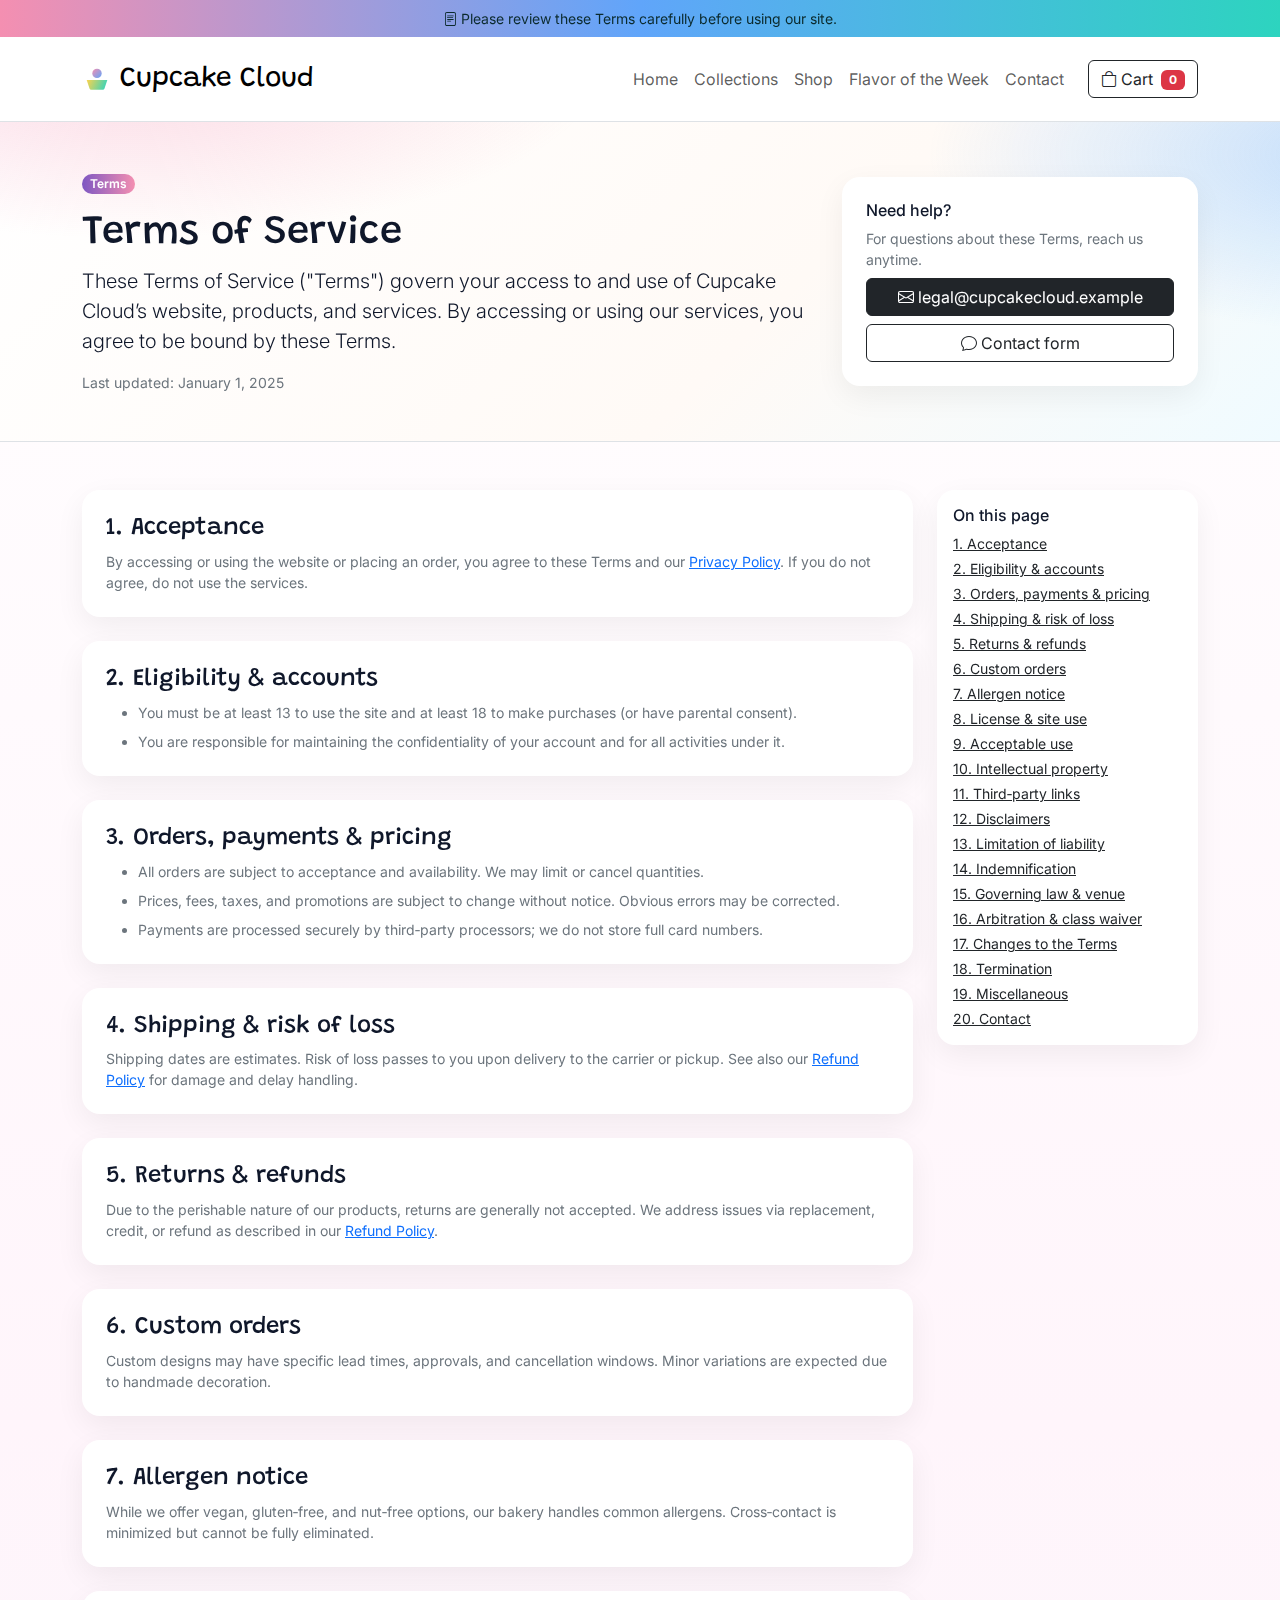
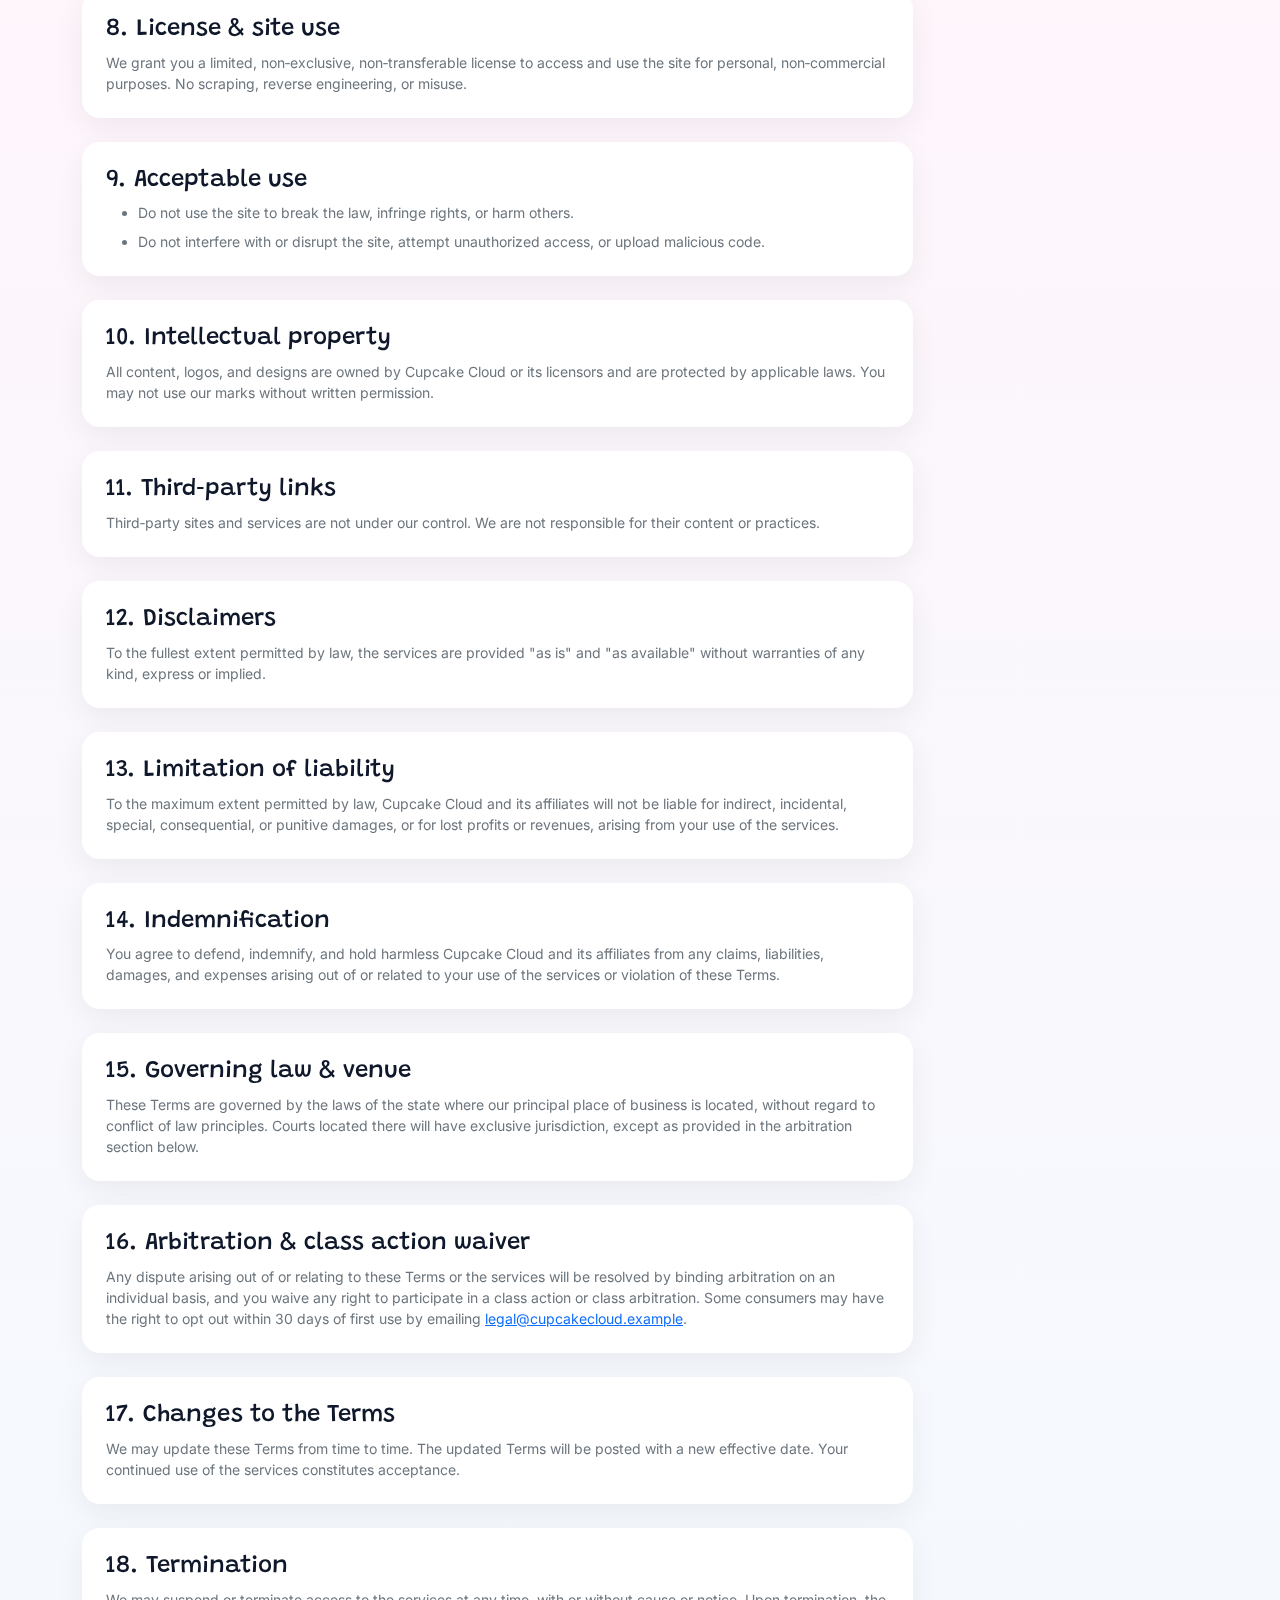
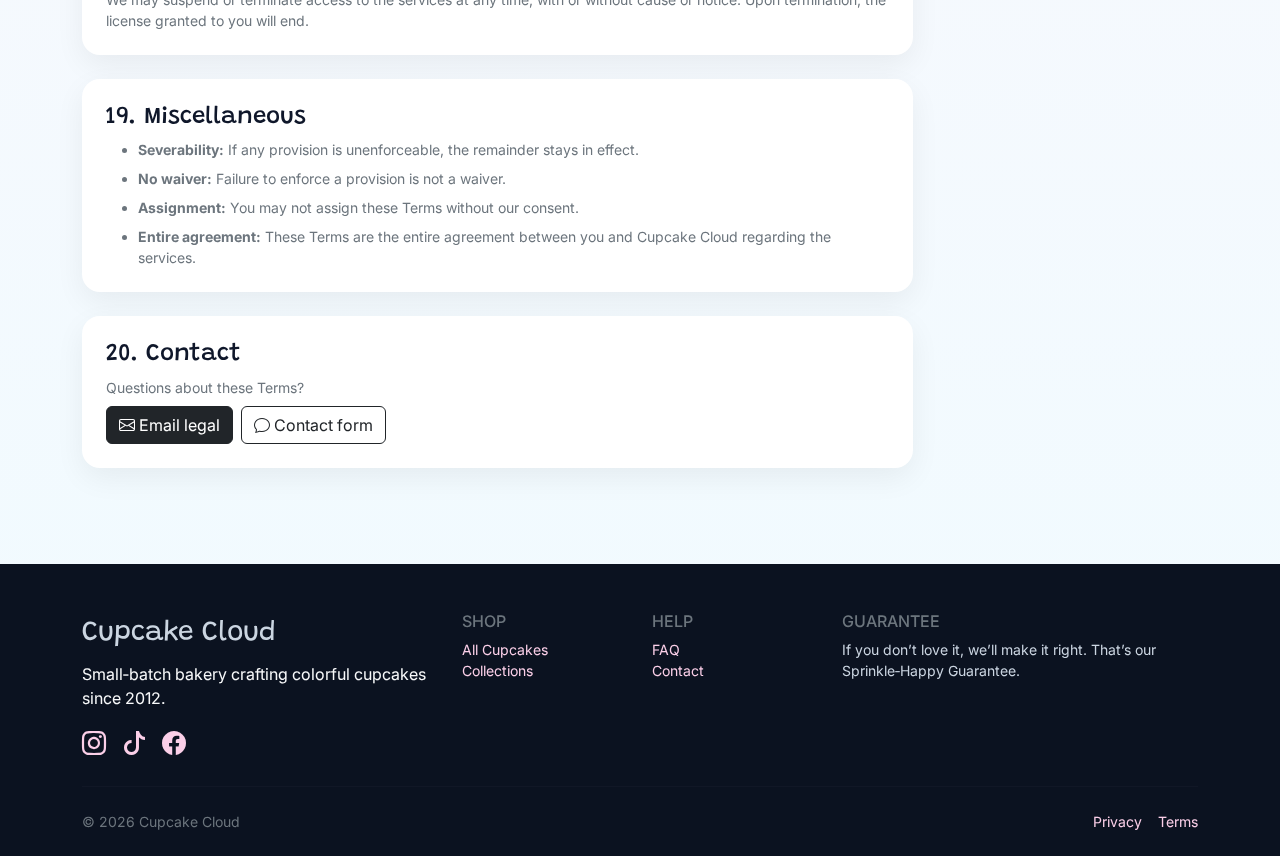
<file: cupcake-shopify-theme/terms.html>
<!doctype html>
<html lang="en">
  <head>
    <meta charset="utf-8" />
    <meta name="viewport" content="width=device-width, initial-scale=1" />
    <title>Cupcake Cloud — Terms of Service</title>
    <link
      href="https://cdn.jsdelivr.net/npm/bootstrap@5.3.3/dist/css/bootstrap.min.css"
      rel="stylesheet"
    />
    <link
      href="https://cdn.jsdelivr.net/npm/bootstrap-icons@1.11.3/font/bootstrap-icons.css"
      rel="stylesheet"
    />
    <link rel="preconnect" href="https://fonts.googleapis.com" />
    <link rel="preconnect" href="https://fonts.gstatic.com" crossorigin />
    <link
      href="https://fonts.googleapis.com/css2?family=Grandstander:wght@500;700;900&family=Inter:wght@400;600;800&display=swap"
      rel="stylesheet"
    />
    <style>
      :root {
        --grape: #7e57c2;
        --bubble: #f48fb1;
        --mint: #2dd4bf;
        --lemon: #fcd34d;
        --sky: #60a5fa;
        --ink: #0f172a;
        --cream: #fffaf6;
      }
      body {
        background: linear-gradient(180deg, #fff 0%, #fff5fb 35%, #f0fbff 100%);
        color: var(--ink);
        font-family:
          Inter,
          system-ui,
          -apple-system,
          Segoe UI,
          Roboto,
          Helvetica,
          Arial,
          sans-serif;
      }
      .brand {
        font-family: Grandstander, system-ui, sans-serif;
      }
      .navbar {
        backdrop-filter: saturate(130%) blur(6px);
      }
      .nav-link {
        position: relative;
      }
      .nav-link:after {
        content: "";
        position: absolute;
        left: 0.6rem;
        right: 0.6rem;
        bottom: 0.25rem;
        height: 3px;
        background: linear-gradient(90deg, var(--bubble), var(--mint));
        border-radius: 99px;
        transform: scaleX(0);
        transform-origin: left;
        transition: transform 0.25s ease;
      }
      .nav-link:hover:after,
      .nav-link.active:after {
        transform: scaleX(1);
      }

      .promo {
        background: linear-gradient(
          90deg,
          var(--bubble),
          var(--sky),
          var(--mint)
        );
        color: #0b2a2d;
      }
      .hero {
        background:
          radial-gradient(
            800px 300px at 10% -20%,
            rgba(244, 143, 177, 0.35) 0,
            transparent 60%
          ),
          radial-gradient(
            800px 300px at 110% 10%,
            rgba(96, 165, 250, 0.35) 0,
            transparent 60%
          ),
          linear-gradient(135deg, #fff 0%, #fffaf6 60%, #f0fbff 100%);
      }
      .cardy {
        border: 0;
        border-radius: 18px;
        background: #fff;
        box-shadow: 0 10px 30px rgba(0, 0, 0, 0.06);
      }
      .pill {
        border-radius: 999px;
        font-weight: 600;
      }
      .toc {
        position: sticky;
        top: 88px;
      }

      .footer {
        background: #0b1220;
        color: #cbd5e1;
      }
      .footer a {
        color: #fbcfe8;
        text-decoration: none;
      }
      .footer a:hover {
        text-decoration: underline;
      }
    </style>
  </head>
  <body>
    <!-- Promo -->
    <div class="promo py-2 text-center small">
      <div class="container">
        <i class="bi bi-file-text"></i> Please review these Terms carefully
        before using our site.
      </div>
    </div>

    <!-- NAVBAR -->
    <nav class="navbar navbar-expand-lg bg-white sticky-top border-bottom py-3">
      <div class="container">
        <a
          class="navbar-brand brand d-flex align-items-center"
          href="index.html"
        >
          <span class="me-2" aria-hidden="true">
            <svg
              width="30"
              height="30"
              viewBox="0 0 64 64"
              fill="none"
              xmlns="http://www.w3.org/2000/svg"
            >
              <circle cx="32" cy="20" r="10" fill="url(#g1)" />
              <path
                d="M10 34h44l-6 18a4 4 0 0 1-3.8 2.7H19.8A4 4 0 0 1 16 52l-6-18Z"
                fill="url(#g2)"
              />
              <defs>
                <linearGradient
                  id="g1"
                  x1="22"
                  y1="10"
                  x2="42"
                  y2="30"
                  gradientUnits="userSpaceOnUse"
                >
                  <stop stop-color="#F48FB1" />
                  <stop offset="1" stop-color="#60A5FA" />
                </linearGradient>
                <linearGradient
                  id="g2"
                  x1="10"
                  y1="34"
                  x2="54"
                  y2="52"
                  gradientUnits="userSpaceOnUse"
                >
                  <stop stop-color="#FCD34D" />
                  <stop offset="1" stop-color="#2DD4BF" />
                </linearGradient>
              </defs>
            </svg>
          </span>
          <span class="fs-3">Cupcake Cloud</span>
        </a>
        <button
          class="navbar-toggler"
          type="button"
          data-bs-toggle="collapse"
          data-bs-target="#nav"
          aria-controls="nav"
          aria-expanded="false"
          aria-label="Toggle navigation"
        >
          <span class="navbar-toggler-icon"></span>
        </button>
        <div class="collapse navbar-collapse" id="nav">
          <ul class="navbar-nav ms-auto mb-2 mb-lg-0">
            <li class="nav-item">
              <a class="nav-link" href="index.html">Home</a>
            </li>
            <li class="nav-item">
              <a class="nav-link" href="collections.html">Collections</a>
            </li>
            <li class="nav-item">
              <a class="nav-link" href="all-products.html">Shop</a>
            </li>
            <li class="nav-item">
              <a
                class="nav-link"
                href="#"
                data-bs-toggle="modal"
                data-bs-target="#flavorModal"
              >
                Flavor of the Week
              </a>
            </li>
            <li class="nav-item">
              <a class="nav-link" href="contact.html">Contact</a>
            </li>
          </ul>
          <div class="d-flex ms-lg-3 gap-2">
            <a href="cart.html" class="btn btn-outline-dark">
              <i class="bi bi-bag"></i> Cart
              <span class="badge text-bg-danger ms-1" id="cartCount">0</span>
            </a>
          </div>
        </div>
      </div>
    </nav>

    <!-- Header -->
    <header class="hero py-5 border-bottom">
      <div class="container">
        <div class="row g-4 align-items-center">
          <div class="col-lg-8">
            <span
              class="badge pill"
              style="
                background: linear-gradient(90deg, var(--grape), var(--bubble));
                color: #fff;
              "
              >Terms</span
            >
            <h1 class="brand fw-black mt-3">Terms of Service</h1>
            <p class="lead">
              These Terms of Service ("Terms") govern your access to and use of
              Cupcake Cloud’s website, products, and services. By accessing or
              using our services, you agree to be bound by these Terms.
            </p>
            <div class="small text-secondary">
              Last updated:
              <time datetime="2025-01-01">January 1, 2025</time>
            </div>
          </div>
          <div class="col-lg-4">
            <div class="cardy p-3 p-md-4">
              <h6 class="mb-2">Need help?</h6>
              <p class="small text-secondary mb-2">
                For questions about these Terms, reach us anytime.
              </p>
              <div class="d-grid gap-2">
                <a class="btn btn-dark" href="mailto:legal@cupcakecloud.example"
                  ><i class="bi bi-envelope"></i> legal@cupcakecloud.example</a
                >
                <a class="btn btn-outline-dark" href="/contact.html"
                  ><i class="bi bi-chat"></i> Contact form</a
                >
              </div>
            </div>
          </div>
        </div>
      </div>
    </header>

    <main class="py-5">
      <div class="container">
        <div class="row g-4">
          <!-- TOC -->
          <aside class="col-lg-3 order-lg-2">
            <div class="cardy p-3 toc">
              <h6 class="mb-2">On this page</h6>
              <nav class="small vstack gap-1">
                <a class="link-dark" href="#acceptance">1. Acceptance</a>
                <a class="link-dark" href="#eligibility"
                  >2. Eligibility & accounts</a
                >
                <a class="link-dark" href="#orders"
                  >3. Orders, payments & pricing</a
                >
                <a class="link-dark" href="#shipping"
                  >4. Shipping & risk of loss</a
                >
                <a class="link-dark" href="#returns">5. Returns & refunds</a>
                <a class="link-dark" href="#custom">6. Custom orders</a>
                <a class="link-dark" href="#allergens">7. Allergen notice</a>
                <a class="link-dark" href="#license">8. License & site use</a>
                <a class="link-dark" href="#conduct">9. Acceptable use</a>
                <a class="link-dark" href="#ip">10. Intellectual property</a>
                <a class="link-dark" href="#third">11. Third‑party links</a>
                <a class="link-dark" href="#disclaimers">12. Disclaimers</a>
                <a class="link-dark" href="#liability"
                  >13. Limitation of liability</a
                >
                <a class="link-dark" href="#indemnity">14. Indemnification</a>
                <a class="link-dark" href="#law">15. Governing law & venue</a>
                <a class="link-dark" href="#arbitration"
                  >16. Arbitration & class waiver</a
                >
                <a class="link-dark" href="#changes"
                  >17. Changes to the Terms</a
                >
                <a class="link-dark" href="#termination">18. Termination</a>
                <a class="link-dark" href="#misc">19. Miscellaneous</a>
                <a class="link-dark" href="#contact">20. Contact</a>
              </nav>
            </div>
          </aside>

          <!-- Content -->
          <section class="col-lg-9 order-lg-1">
            <div class="vstack gap-4">
              <div id="acceptance" class="cardy p-3 p-md-4">
                <h3 class="brand fw-black h4">1. Acceptance</h3>
                <p class="small text-secondary mb-0">
                  By accessing or using the website or placing an order, you
                  agree to these Terms and our
                  <a href="/privacy.html">Privacy Policy</a>. If you do not
                  agree, do not use the services.
                </p>
              </div>

              <div id="eligibility" class="cardy p-3 p-md-4">
                <h3 class="brand fw-black h4">2. Eligibility & accounts</h3>
                <ul class="small text-secondary vstack gap-2 mb-0">
                  <li>
                    You must be at least 13 to use the site and at least 18 to
                    make purchases (or have parental consent).
                  </li>
                  <li>
                    You are responsible for maintaining the confidentiality of
                    your account and for all activities under it.
                  </li>
                </ul>
              </div>

              <div id="orders" class="cardy p-3 p-md-4">
                <h3 class="brand fw-black h4">3. Orders, payments & pricing</h3>
                <ul class="small text-secondary vstack gap-2 mb-0">
                  <li>
                    All orders are subject to acceptance and availability. We
                    may limit or cancel quantities.
                  </li>
                  <li>
                    Prices, fees, taxes, and promotions are subject to change
                    without notice. Obvious errors may be corrected.
                  </li>
                  <li>
                    Payments are processed securely by third‑party processors;
                    we do not store full card numbers.
                  </li>
                </ul>
              </div>

              <div id="shipping" class="cardy p-3 p-md-4">
                <h3 class="brand fw-black h4">4. Shipping & risk of loss</h3>
                <p class="small text-secondary mb-0">
                  Shipping dates are estimates. Risk of loss passes to you upon
                  delivery to the carrier or pickup. See also our
                  <a href="/refund-policy.html">Refund Policy</a>
                  for damage and delay handling.
                </p>
              </div>

              <div id="returns" class="cardy p-3 p-md-4">
                <h3 class="brand fw-black h4">5. Returns & refunds</h3>
                <p class="small text-secondary mb-0">
                  Due to the perishable nature of our products, returns are
                  generally not accepted. We address issues via replacement,
                  credit, or refund as described in our
                  <a href="/refund-policy.html">Refund Policy</a>.
                </p>
              </div>

              <div id="custom" class="cardy p-3 p-md-4">
                <h3 class="brand fw-black h4">6. Custom orders</h3>
                <p class="small text-secondary mb-0">
                  Custom designs may have specific lead times, approvals, and
                  cancellation windows. Minor variations are expected due to
                  handmade decoration.
                </p>
              </div>

              <div id="allergens" class="cardy p-3 p-md-4">
                <h3 class="brand fw-black h4">7. Allergen notice</h3>
                <p class="small text-secondary mb-0">
                  While we offer vegan, gluten‑free, and nut‑free options, our
                  bakery handles common allergens. Cross‑contact is minimized
                  but cannot be fully eliminated.
                </p>
              </div>

              <div id="license" class="cardy p-3 p-md-4">
                <h3 class="brand fw-black h4">8. License & site use</h3>
                <p class="small text-secondary mb-0">
                  We grant you a limited, non‑exclusive, non‑transferable
                  license to access and use the site for personal,
                  non‑commercial purposes. No scraping, reverse engineering, or
                  misuse.
                </p>
              </div>

              <div id="conduct" class="cardy p-3 p-md-4">
                <h3 class="brand fw-black h4">9. Acceptable use</h3>
                <ul class="small text-secondary vstack gap-2 mb-0">
                  <li>
                    Do not use the site to break the law, infringe rights, or
                    harm others.
                  </li>
                  <li>
                    Do not interfere with or disrupt the site, attempt
                    unauthorized access, or upload malicious code.
                  </li>
                </ul>
              </div>

              <div id="ip" class="cardy p-3 p-md-4">
                <h3 class="brand fw-black h4">10. Intellectual property</h3>
                <p class="small text-secondary mb-0">
                  All content, logos, and designs are owned by Cupcake Cloud or
                  its licensors and are protected by applicable laws. You may
                  not use our marks without written permission.
                </p>
              </div>

              <div id="third" class="cardy p-3 p-md-4">
                <h3 class="brand fw-black h4">11. Third‑party links</h3>
                <p class="small text-secondary mb-0">
                  Third‑party sites and services are not under our control. We
                  are not responsible for their content or practices.
                </p>
              </div>

              <div id="disclaimers" class="cardy p-3 p-md-4">
                <h3 class="brand fw-black h4">12. Disclaimers</h3>
                <p class="small text-secondary mb-0">
                  To the fullest extent permitted by law, the services are
                  provided "as is" and "as available" without warranties of any
                  kind, express or implied.
                </p>
              </div>

              <div id="liability" class="cardy p-3 p-md-4">
                <h3 class="brand fw-black h4">13. Limitation of liability</h3>
                <p class="small text-secondary mb-0">
                  To the maximum extent permitted by law, Cupcake Cloud and its
                  affiliates will not be liable for indirect, incidental,
                  special, consequential, or punitive damages, or for lost
                  profits or revenues, arising from your use of the services.
                </p>
              </div>

              <div id="indemnity" class="cardy p-3 p-md-4">
                <h3 class="brand fw-black h4">14. Indemnification</h3>
                <p class="small text-secondary mb-0">
                  You agree to defend, indemnify, and hold harmless Cupcake
                  Cloud and its affiliates from any claims, liabilities,
                  damages, and expenses arising out of or related to your use of
                  the services or violation of these Terms.
                </p>
              </div>

              <div id="law" class="cardy p-3 p-md-4">
                <h3 class="brand fw-black h4">15. Governing law & venue</h3>
                <p class="small text-secondary mb-0">
                  These Terms are governed by the laws of the state where our
                  principal place of business is located, without regard to
                  conflict of law principles. Courts located there will have
                  exclusive jurisdiction, except as provided in the arbitration
                  section below.
                </p>
              </div>

              <div id="arbitration" class="cardy p-3 p-md-4">
                <h3 class="brand fw-black h4">
                  16. Arbitration & class action waiver
                </h3>
                <p class="small text-secondary mb-0">
                  Any dispute arising out of or relating to these Terms or the
                  services will be resolved by binding arbitration on an
                  individual basis, and you waive any right to participate in a
                  class action or class arbitration. Some consumers may have the
                  right to opt out within 30 days of first use by emailing
                  <a href="mailto:legal@cupcakecloud.example"
                    >legal@cupcakecloud.example</a
                  >.
                </p>
              </div>

              <div id="changes" class="cardy p-3 p-md-4">
                <h3 class="brand fw-black h4">17. Changes to the Terms</h3>
                <p class="small text-secondary mb-0">
                  We may update these Terms from time to time. The updated Terms
                  will be posted with a new effective date. Your continued use
                  of the services constitutes acceptance.
                </p>
              </div>

              <div id="termination" class="cardy p-3 p-md-4">
                <h3 class="brand fw-black h4">18. Termination</h3>
                <p class="small text-secondary mb-0">
                  We may suspend or terminate access to the services at any
                  time, with or without cause or notice. Upon termination, the
                  license granted to you will end.
                </p>
              </div>

              <div id="misc" class="cardy p-3 p-md-4">
                <h3 class="brand fw-black h4">19. Miscellaneous</h3>
                <ul class="small text-secondary vstack gap-2 mb-0">
                  <li>
                    <strong>Severability:</strong> If any provision is
                    unenforceable, the remainder stays in effect.
                  </li>
                  <li>
                    <strong>No waiver:</strong> Failure to enforce a provision
                    is not a waiver.
                  </li>
                  <li>
                    <strong>Assignment:</strong> You may not assign these Terms
                    without our consent.
                  </li>
                  <li>
                    <strong>Entire agreement:</strong> These Terms are the
                    entire agreement between you and Cupcake Cloud regarding the
                    services.
                  </li>
                </ul>
              </div>

              <div id="contact" class="cardy p-3 p-md-4">
                <h3 class="brand fw-black h4">20. Contact</h3>
                <div class="small text-secondary">
                  Questions about these Terms?
                </div>
                <div class="d-flex flex-wrap gap-2 mt-2">
                  <a
                    class="btn btn-dark"
                    href="mailto:legal@cupcakecloud.example"
                    ><i class="bi bi-envelope"></i> Email legal</a
                  >
                  <a class="btn btn-outline-dark" href="/contact.html"
                    ><i class="bi bi-chat"></i> Contact form</a
                  >
                </div>
              </div>
            </div>
          </section>
        </div>
      </div>
    </main>

    <!-- Footer -->
    <footer class="footer pt-5 pb-4 mt-5">
      <div class="container">
        <div class="row g-4">
          <div class="col-md-4">
            <div class="brand fs-3 mb-2">Cupcake Cloud</div>
            <p class="text-light">
              Small‑batch bakery crafting colorful cupcakes since 2012.
            </p>
            <div class="d-flex gap-3">
              <a href="#" aria-label="Instagram"
                ><i class="bi bi-instagram fs-4"></i
              ></a>
              <a href="#" aria-label="TikTok"
                ><i class="bi bi-tiktok fs-4"></i
              ></a>
              <a href="#" aria-label="Facebook"
                ><i class="bi bi-facebook fs-4"></i
              ></a>
            </div>
          </div>
          <div class="col-6 col-md-2">
            <h6 class="text-uppercase text-secondary">Shop</h6>
            <ul class="list-unstyled small">
              <li>
                <a href="all-products.html">All Cupcakes</a>
              </li>
              <li><a href="collections.html">Collections</a></li>
            </ul>
          </div>
          <div class="col-6 col-md-2">
            <h6 class="text-uppercase text-secondary">Help</h6>
            <ul class="list-unstyled small">
              <li><a href="faq.html">FAQ</a></li>
              <li><a href="contact.html">Contact</a></li>
            </ul>
          </div>
          <div class="col-md-4">
            <h6 class="text-uppercase text-secondary">Guarantee</h6>
            <p class="small">
              If you don’t love it, we’ll make it right. That’s our
              Sprinkle‑Happy Guarantee.
            </p>
          </div>
        </div>
        <hr class="border-secondary border-opacity-25 my-4" />
        <div
          class="d-flex flex-wrap justify-content-between small text-secondary"
        >
          <span>© <span id="year"></span> Cupcake Cloud</span>
          <div class="d-flex gap-3">
            <a href="privacy.html">Privacy</a>
            <a href="terms.html">Terms</a>
          </div>
        </div>
      </div>
    </footer>

    <script src="https://cdn.jsdelivr.net/npm/bootstrap@5.3.3/dist/js/bootstrap.bundle.min.js"></script>
    <script>
      document.getElementById("year").textContent = new Date().getFullYear();
    </script>
  </body>
</html>
</file>
